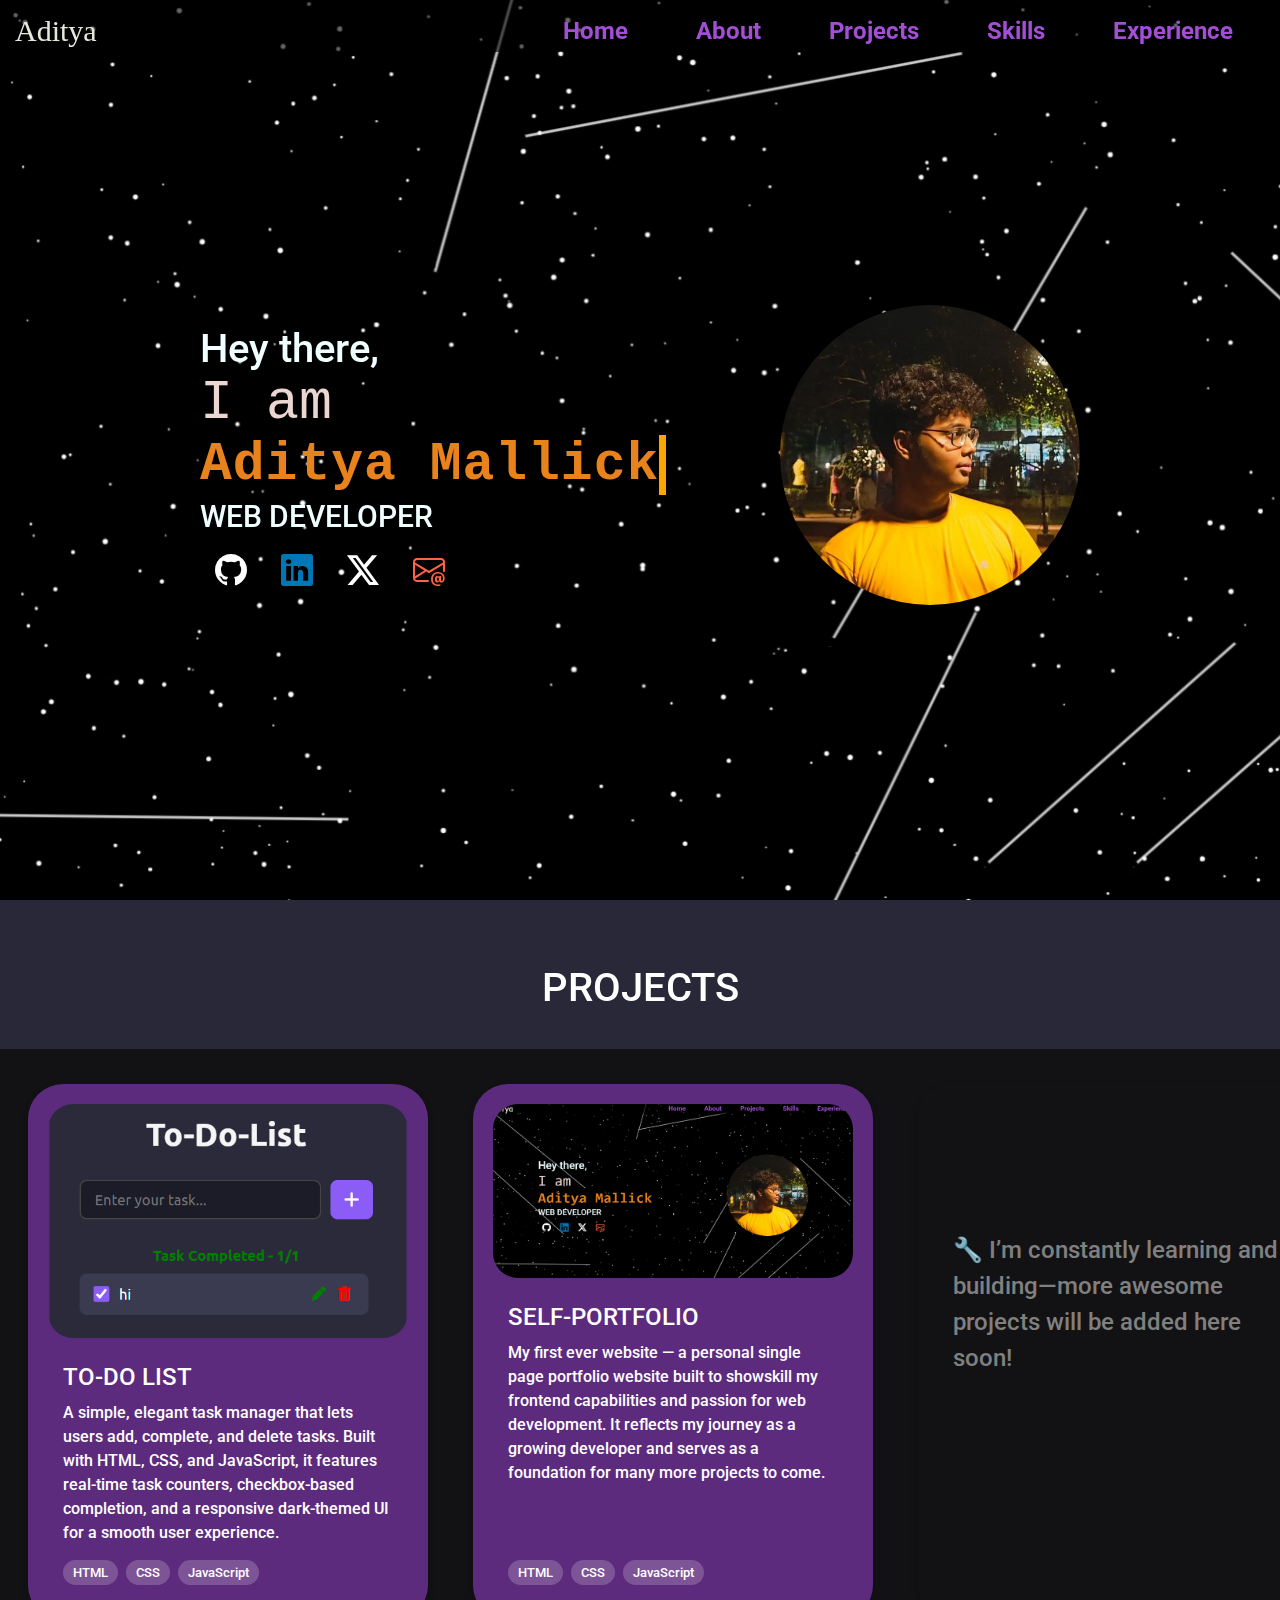
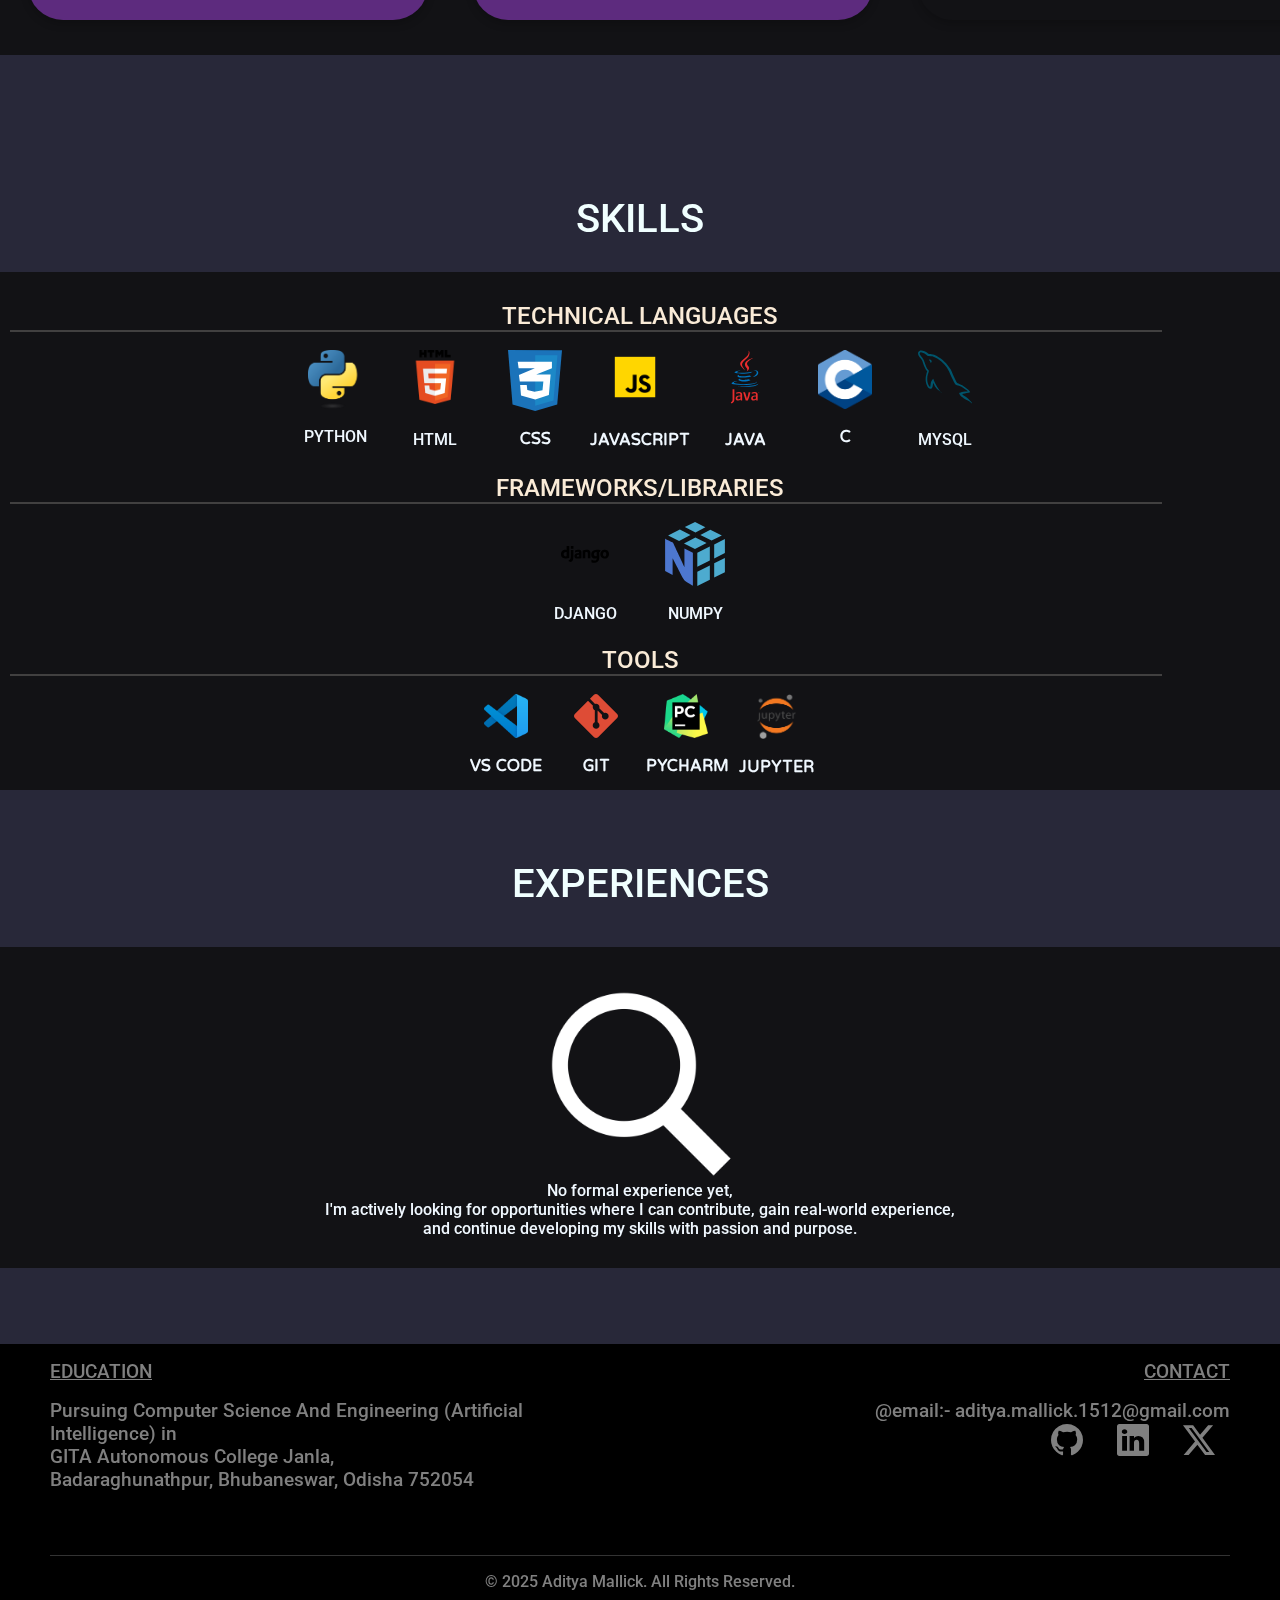
<file: index.html>
<!DOCTYPE html>
<html lang="en">

<head>
    <meta charset="UTF-8">
    <meta name="viewport" content="width=device-width, initial-scale=1.0">
    <title>Aditya Mallick | Portfolio</title>
    <link rel="icon" type="image/png" href="images/favicon.ico">
    <link rel="stylesheet" href="https://cdn.jsdelivr.net/npm/bootstrap-icons@1.13.1/font/bootstrap-icons.min.css">
</head>

<link rel="preconnect" href="https://fonts.googleapis.com">
<link rel="preconnect" href="https://fonts.gstatic.com" crossorigin>
<link href="https://fonts.googleapis.com/css2?family=Huninn&family=Roboto:ital,wght@0,100..900;1,100..900&display=swap"
    rel="stylesheet">
<link rel="stylesheet" href="style2.css">



<body>

    <script src="script.js">
    </script>

    <video autoplay loop muted class="back-video" id="back-video">
        <source src="bg star recording.mp4">
    </video>

    <div class="main-content">
        <nav class="navbar" id="navbar">
            <div class="navdiv">
                <div class="logo">
                    <!-- <span><img src="images\Picsart_25-06-11_20-11-31-371 (1).png" alt="Aditya" style="width:80px"></span> -->
                    <span style="font-family:cursive">Aditya</span>
                </div>
                <button class="hamburger" id="hamburger">&#9776;</button>
                <ul class="links" id="nav-links">
                    <li><a href="#one"><button>Home</button></a></li>
                    <li><a href="#about"><button class="about-btn">About</button></a></li>
                    <li><a href="#projects"><button>Projects</button></a></li>
                    <li><a href="#two"><button>Skills</button></a></li>
                    <li><a href="#four"><button>Experience</button></a></li>
                </ul>
            </div>
        </nav>


        <div id="about" class="about-overlay">
            <a href="#" class="close-btn"></a>
            <div class="about-content">
                <!-- <h2 style="font-size:xx-large; text-decoration:underline;">About</h2> -->
                <p style="font-size: 1.5rem; text-align:center"><br>
                    Hi, I'm Aditya Mallick, 👋 <br>
                    <br>
                    A 2nd-year Computer Science Engineering student💻 and passionate Web developer🌐<br>
                    with a strong interest in Full-Stack Development and AI. <br>
                    <br>
                    🚀 I love building real-world solutions, exploring new technologies, and constantly growing as a
                    developer.
                    <br><br>
                    💼 I'm actively seeking internships and projects to learn, contribute, and make a meaningful impact.
                    <br><br>
                    🙏 Thanks for visiting my profile — let’s connect and create something amazing! 🤝
                </p>

            </div>
        </div>

        <section class="first" id="one">

            <div class="intro">
                <p id="hello">Hey there,</p>
                <span id="self">
                    I am <div class="typewriter" id="name">Aditya Mallick</div>
                </span>
                <p id="prof">WEB DEVELOPER</p>

                <br>
                <div class="icons">
                    <a href="https://github.com/Adittyaaa-codes" target="_blank" style="text-decoration: none;"><i
                            class="bi bi-github" style="color: white"></i></a>
                    <a href="https://www.linkedin.com/in/aditya-mallick-7836692b6/" target="_blank"><i
                            class="bi bi-linkedin" style="color: #0077B5"></i></a>
                    <a href="https://x.com/Adittyaaa_Mk" target="_blank"><i class="bi bi-twitter-x"
                            style="color: white"></i></a>
                    <a href="mailto:aditya.mallick.1512@gmail.com" target="_blank" style="text-decoration: none;"><i
                            class="bi bi-envelope-at" style="color: tomato"></i></a>
                </div>

            </div>
            <div class="profile-pic-wrapper">
                <a href="images/SelfProfilePic.jpg" target="blank">
                    <img src="images/SelfProfilePic.jpg" alt="profilepic" class="pp">
                </a>
            </div>
            <!-- <a href="AdityaDP.jpg" target="blank"><img src="AdityaDP.jpg" alt="profilepic" class="pp"></a> -->

        </section>


        <section id="projects" style="margin-bottom:50px;">
            <div class="project">
                <h2>PROJECTS</h2>
            </div>

            <div class="prdisplay">

                <div class="spacer-card"></div>
                <div class="projectcard" id="to-do-list">
                    <div class="card-image-container">
                        <img src="../pro_images/Screenshot 2025-07-03 223750.png" alt="project image"
                            class="card-image" style="height:230px;">
                        <div class="card-overlay">
                            <a href="https://to-do-list-gamma-seven-88.vercel.app/" target="blank"><button
                                    class="view-demo-btn">Visit
                                    ↗️</button></a>
                            <a href="https://github.com/Adittyaaa-codes/To-Do-List" target="blank"><button
                                    class="view-code-btn">View Code</button></a>
                        </div>
                    </div>
                    <div class="card-content">
                        <h3>TO-DO LIST</h3>
                        <p class="card-text">A simple, elegant task manager that lets users add, complete, and delete
                            tasks.
                            Built with HTML, CSS, and JavaScript, it features real-time task counters, checkbox-based
                            completion, and a responsive dark-themed UI for a smooth user experience.</p>
                        <div class="tech-tags">
                            <span class="tech-tag">HTML</span>
                            <span class="tech-tag">CSS</span>
                            <span class="tech-tag">JavaScript</span>
                        </div>
                    </div>
                </div>

                <div class="projectcard">
                    <div class="card-image-container">
                        <img src="../pro_images/Screenshot 2025-07-03 224239.png" alt="project image"
                            class="card-image">
                        <div class="card-overlay">
                            <a href=""><button class="view-demo-btn">Visit ↗️</button></a>
                            <a href="https://github.com/Adittyaaa-codes/Self-Portfolio" target="blank"><button
                                    class="view-code-btn">View Code</button></a>
                        </div>
                    </div>
                    <div class="card-content">
                        <h3>SELF-PORTFOLIO</h3>
                        <p class="card-text">My first ever website — a personal single page portfolio website built to
                            showskill my frontend capabilities
                            and passion for web development. It reflects my journey as a growing developer and serves as
                            a
                            foundation for many
                            more projects to come.</p>
                        <div class="tech-tags">
                            <span class="tech-tag">HTML</span>
                            <span class="tech-tag">CSS</span>
                            <span class="tech-tag">JavaScript</span>
                        </div>
                    </div>
                </div>

                <div class="projectcard" style="background-color:transparent; padding-top:11%">

                    <div class="card-image-container">
                    </div>

                    <div class="card-content">
                        <p class="card-text" style="font-size: x-large; color:grey">🔧 I’m constantly learning and
                            building—more awesome projects will be added here soon!</p>
                    </div>
                </div>



            </div>


        </section>

        <br>
        <br>

        <section id="two">
            <div class="skills">
                <H2>SKILLS</H2>
            </div>

            <div class="skdisplay">
                <div class="skills">
                </div>


                <h2 style="text-align:center ; color:antiquewhite;">TECHNICAL LANGUAGES</h2>
                <hr style="width: 90vw; ">
                <div class="skillIcons" style="display: flex; justify-content:center">
                    <div class="skillInside">
                        <img src="../images/Python-logo-notext.svg.png" alt="Python" style="width:60px;">
                        <span class="skillName"></span>PYTHON</span>
                    </div>
                    <div class="skillInside">
                        <img src="../images/HTML5_logo_and_wordmark.svg.png" alt="HTML" style="width:60px;">
                        <span class="skillName" style="margin-top: 8px;"></span>HTML</span>
                    </div>
                    <div class="skillInside">
                        <img src="../images/css-3.svg" alt="CSS" style="width:60px;">
                        <span class="skillName">CSS</span>
                    </div>
                    <div class="skillInside">
                        <img src="../images/javascript (1).png" alt="MySQL" style="width:60px;">
                        <span class="skillName" style="margin-top: 8px;">JAVASCRIPT</span>
                    </div>
                    <div class="skillInside">
                        <img src="../images/java.svg" alt="Java" style="width:60px;">
                        <span class="skillName" style="margin-top: 8px;">JAVA</span>
                    </div>
                    <div class="skillInside">
                        <img src="../images/C_Programming_Language.svg.png" alt="C" style="width:60px;">
                        <span class="skillName">C</span>
                    </div>
                    <div class="skillInside">
                        <img src="../images/mysql.svg" alt="SQL" style="width:60px;">
                        <span class="skillName" style="margin-top: 8px; "></span>MYSQL</span>
                    </div>


                </div>

                <br>
                <br>

                <h2 style="text-align:center; color:antiquewhite;">FRAMEWORKS/LIBRARIES</h2>
                <hr style="width: 90vw;">
                <div class="skillIcons" style="display: flex; justify-content:center">
                    <div class="skillInside">
                        <img src="../images/django.svg" alt="Python" style="width:70px;">
                        <span class="skillName"></span>DJANGO</span>
                    </div>
                    <div class="skillInside">
                        <img src="../images/numpy-svgrepo-com.svg" alt="NumPy" style="width:70px;">
                        <span class="skillName"></span>NUMPY</span>
                    </div>

                </div>

                <br>
                <br>

                <h2 style="text-align:center; color:antiquewhite;">TOOLS</h2>
                <hr style="width: 90vw;">
                <div class="skillIcons otherlogos" style="display: flex; justify-content:center">
                    <div class="skillInside">
                        <img src="../images/code-stable.png" alt="VsCode" style="background-color: transparent; width:50px;">
                        <span class="skillName">VS CODE</span>
                    </div>
                    <div class="skillInside">
                        <img src="../images/git-icon-logo.svg" alt="GitHub" style="background-color: transparent; width:50px;">
                        <span class="skillName">GIT</span>
                    </div>
                    <div class="skillInside">
                        <img src="../images/PyCharm_Icon.svg.png" alt="PyCharm" style="background-color: transparent; width:50px;">
                        <span class="skillName">PYCHARM</span>
                    </div>
                    <div class="skillInside">
                        <img src="../images/jupylogo.png" alt="Jupyter" style="background-color: transparent; width:45px;">
                        <span class="skillName">JUPYTER</span>
                    </div>

                </div>
            </div>
        </section>





        <section id="four">
            <div class="ex">
                <H2>EXPERIENCES</H2>
            </div>

            <div class="exdisplay">
                <div class="ex-content">
                    <img src="../pro_images/search--v4.png" alt="Logo" style="width:200px; color:grey">
                    <p class="ex-text">
                        No formal experience yet,<br>
                        I'm actively looking for opportunities
                        where I can contribute, gain real-world experience,<br>
                        and continue developing my skills with passion and purpose.
                    </p>
                    <!-- <button>
                    <a href="">Download CV</a>
                </button> -->
                </div>
            </div>
        </section>
    </div>
</body>

<br>
<br>
<br>
<br>

<footer>
    <div class="footer" style="color: grey;">
        <div class="parent">

            <div class="fdiv1">
                <h4 style="text-decoration: underline;">EDUCATION</h4>
                <p style="font-size: 1.2em;">
                    Pursuing Computer Science And Engineering (Artificial Intelligence) in
                    <br />
                    <a href="https://www.gita.edu.in/" target="_blank" style="text-decoration:none; color:grey;">
                        GITA Autonomous College Janla,<br />
                        Badaraghunathpur, Bhubaneswar, Odisha 752054
                    </a>
                </p>
            </div>

            <div class="div2">
                <h4 style="text-decoration: underline;">CONTACT</h4>
                <p style="font-size: 1.2em;">
                    <a href="mailto:aditya.mallick.1512@gmail.com" style="text-decoration:none; color:grey;">
                        @email:- aditya.mallick.1512@gmail.com
                    </a>
                <div class="icons">
                    <a href="https://github.com/Adittyaaa-codes" target="_blank" style="text-decoration: none;"><i
                            class="bi bi-github" style="color: grey"></i></a>

                    <a href="https://www.linkedin.com/in/aditya-mallick-7836692b6/" target="_blank"><i
                            class="bi bi-linkedin" style="color: grey"></i></a>

                    <a href="https://x.com/Adittyaaa_Mk" target="_blank"><i class="bi bi-twitter-x"
                            style="color: grey"></i></a>

                </div>
                <br />
                <!-- Phone Number:- 9937919954 -->
                </p>
            </div>

            <div class="div3" style="text-align:center;">
                <p style="margin: 0; font-size: 1em; color: grey;">
                    &copy; 2025 Aditya Mallick. All Rights Reserved.
                </p>
            </div>

        </div>
    </div>
</footer>



</html>
</file>
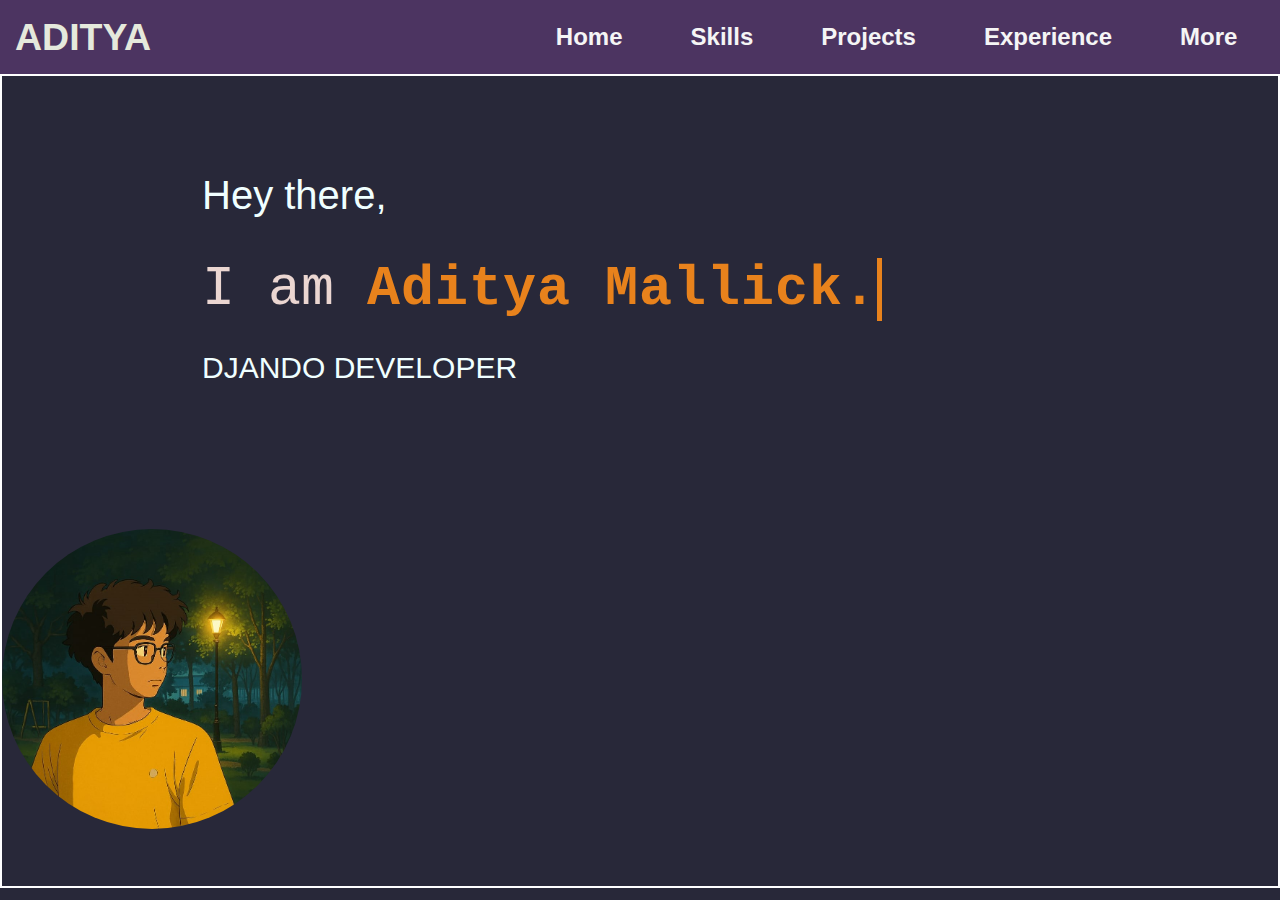
<file: basics/index.html>
<!DOCTYPE html>
<html lang="en">

<head>
    <meta charset="UTF-8">
    <meta name="viewport" content="width=device-width, initial-scale=1.0">
    <title>Aditya Mallick | Portfolio</title>
</head>
<link rel="stylesheet" href="style.css">
<body>

   <nav class="navbar">
        <div class="navdiv">
            <div class="logo"><h2>ADITYA</h2></div>
                <ul class="links">
                    <li><button><a href="#">Home</a></button></li>
                    <li><button><a href="#">Skills</a></button></li>
                    <li><button><a href="#">Projects</a></button></li>
                    <li><button><a href="#">Experience</a></button></li>
                    <li><button><a href="#">More</a></button></li>
                </ul>
        </div>
   </nav>

   <section class="first">
        
   <div class="intro">
        <p id="hello">Hey there,</p>
        <span id="self">
        I am <span id="name">Aditya Mallick.</span> 
        </span>
        <p id="prof">DJANDO DEVELOPER</p>
   </div>
    <img src="My Ghibli PP.jpg" alt="profilepic" class="pp">
    
   </section>

        

       
</body>
</html>
</file>
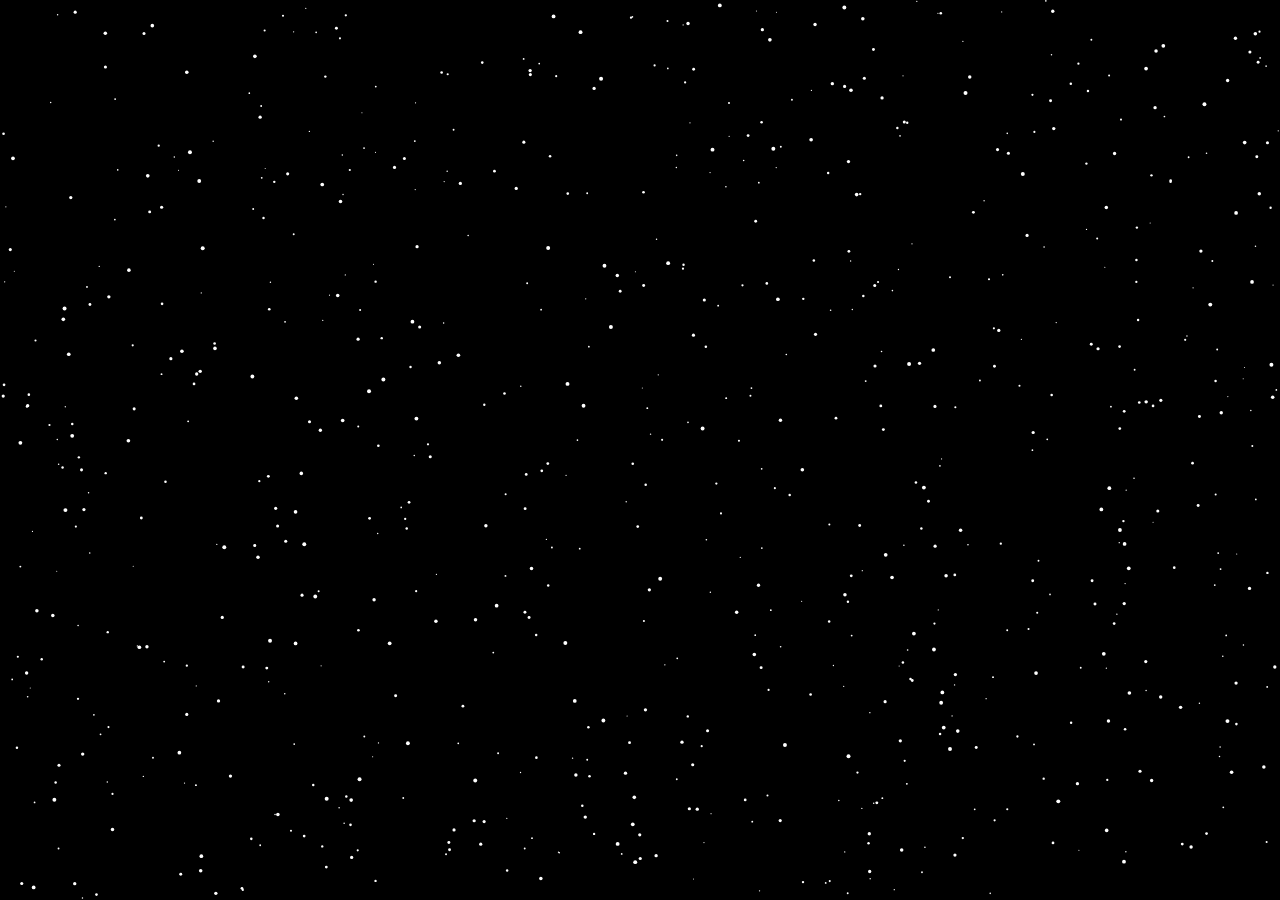
<file: starry.html>
<!DOCTYPE html>
<html lang="en">
<head>
  <meta charset="UTF-8" />
  <title>Starry Sky Background</title>
  <style>
    html, body {
      margin: 0; padding: 0; overflow: hidden; height: 100%;
      background: #000; /* fallback black */
      color:white;
    }
    canvas {
      position: fixed;
      top: 0; left: 0;
      width: 100%; height: 100%;
      display: block;
    }
    #stars {
      z-index: 0;
    }
    #shooting-stars {
      z-index: 1;
    }
  </style>
</head>
<body>
  <canvas id="stars"></canvas>
  <canvas id="shooting-stars"></canvas>
  <script>
    // Get canvases and 2D contexts (background is opaque for performance)
    const starsCanvas = document.getElementById('stars');
    const shootingCanvas = document.getElementById('shooting-stars');
    const starsCtx = starsCanvas.getContext('2d', {alpha:false});
    const shootingCtx = shootingCanvas.getContext('2d');
    let staticStars = [], shootingStars = [];

    // Resize canvases to full window size (accounting for devicePixelRatio)
    function resizeCanvas() {
      const width = window.innerWidth, height = window.innerHeight;
      const dpr = window.devicePixelRatio || 1;
      // Background canvas
      starsCanvas.width = width * dpr;
      starsCanvas.height = height * dpr;
      starsCanvas.style.width = width + 'px';
      starsCanvas.style.height = height + 'px';
      starsCtx.scale(dpr, dpr);
      // Animation canvas
      shootingCanvas.width = width * dpr;
      shootingCanvas.height = height * dpr;
      shootingCanvas.style.width = width + 'px';
      shootingCanvas.style.height = height + 'px';
      shootingCtx.scale(dpr, dpr);
      drawStaticStars(width, height);
    }

    // Draw static star field once
    function drawStaticStars(width, height) {
      starsCtx.fillStyle = '#000';
      starsCtx.fillRect(0, 0, width, height);
      staticStars = [];
      const num = Math.floor(width * height / 1500); 
      for (let i = 0; i < num; i++) {
        staticStars.push({
          x: Math.random() * width,
          y: Math.random() * height,
          r: Math.random() * 1.5 + 0.5
        });
      }
      starsCtx.fillStyle = '#fff';
      staticStars.forEach(s => {
        starsCtx.beginPath();
        starsCtx.arc(s.x, s.y, s.r, 0, 2 * Math.PI);
        starsCtx.fill();
      });
    }

    // Create one shooting star with random edge, angle, speed, length
    function spawnShootingStar() {
      const width = window.innerWidth, height = window.innerHeight;
      const side = Math.floor(Math.random() * 4);
      let x, y, angle;
      if (side === 0) { // top
        x = Math.random() * width; y = 0;
        angle = Math.random() * 120 + 30;
      } else if (side === 1) { // right
        x = width; y = Math.random() * height;
        angle = Math.random() * 120 + 150;
      } else if (side === 2) { // bottom
        x = Math.random() * width; y = height;
        angle = Math.random() * 120 + 210;
      } else { // left
        x = 0; y = Math.random() * height;
        angle = Math.random() * 60 - 30;
        if (angle < 0) angle += 360;
      }
      const speed = Math.random() * 3 + 2; // px per frame
      const rad = angle * Math.PI / 180;
      shootingStars.push({ 
        x: x, y: y,
        vx: Math.cos(rad) * speed,
        vy: Math.sin(rad) * speed,
        length: Math.random() * 80 + 100
      });
    }

    // Update and draw shooting stars each frame
    function updateShootingStars() {
      shootingCtx.clearRect(0, 0, window.innerWidth, window.innerHeight);
      shootingCtx.strokeStyle = 'rgba(255,255,255,0.8)';
      shootingCtx.lineWidth = 2;
      for (let i = shootingStars.length - 1; i >= 0; i--) {
        const star = shootingStars[i];
        star.x += star.vx;
        star.y += star.vy;
        // Draw line for star
        shootingCtx.beginPath();
        shootingCtx.moveTo(star.x, star.y);
        shootingCtx.lineTo(
          star.x - star.vx * star.length, 
          star.y - star.vy * star.length
        );
        shootingCtx.stroke();
        // Remove if off-screen
        if (star.x < 0 || star.x > window.innerWidth ||
            star.y < 0 || star.y > window.innerHeight) {
          shootingStars.splice(i, 1);
        }
      }
    }

    // Animation loop: spawn new stars and update existing
    function animate() {
      if (Math.random() < 0.02) spawnShootingStar();
      updateShootingStars();
      requestAnimationFrame(animate);
    }

    // Initialize
    window.addEventListener('resize', resizeCanvas);
    resizeCanvas();
    animate();
  </script>

</body>
</html>
</file>
<file: style2.css>
* {
    margin: 0;
    padding: 0;
    box-sizing: border-box;
    max-width: 100%;
    font-family: "Roboto", sans-serif;
    font-optical-sizing: auto;
    font-weight: 500;
    font-style: normal;
    font-variation-settings: "width" 100;
}


hr{
    border: none;
    height: 2px;
    background-color: #414040;
    color: #272525;

}

html::-webkit-scrollbar {
    display: none;
}

html {
    -ms-overflow-style: none;
    scrollbar-width: none;
}

html{
    scroll-behavior: smooth;
    background-color: rgb(40, 40, 57);
    /* background-color: #000; */
    color: rgb(0, 0, 0);
    margin: 0;
    padding: 0;
    width: 100%;
    overflow-x: hidden;
    transition: filter 0.4s ease;
    min-height: 100vh;
}

.main-content{
    padding:0;
    margin:0;
}

.back-video{
    position: fixed;
    right:0;
    bottom:0;
    top:0;
    left:0;
    object-fit: cover;
    width: 100%;
    height: 100%;
    pointer-events: none;
    z-index: -1;
    padding: none;
}

.no-scroll {
  overflow: hidden;
  position: fixed;
  width: 100%;
  height: 100%;
}

body.no-scroll {
    overflow: hidden;
    position: fixed;
    width: 100%;
    height: 100%;
    top: 0;
    left: 0;
}

.bi::before,
[class*=" bi-"]::before,
[class^=bi-]::before {
    display: inline;
    flex-direction: row;
    font-family: bootstrap-icons !important;
    font-style: normal;
    font-weight: 400 !important;
    font-variant: normal;
    text-transform: none;
    line-height: 1;
    -webkit-font-smoothing: antialiased;
    -moz-osx-font-smoothing: grayscale;
    overflow: hidden;
}

.icons {
    text-decoration: none;
}

.navbar {
    /* background-color: rgb(76, 52, 97); */
    background-color: rgba(0, 0, 0, 0.6);
    padding-left: 15px;
    padding-right: 15px;
    padding-top: 10px;
    overflow: hidden;
    flex-wrap: wrap;
    width: 100%;
    box-sizing: border-box;
}

.navdiv {
    display: flex;
    align-items: center;
    justify-content: space-between;
}

.hamburger {
    display: none;
    font-size: 2rem;
    background: none;
    border: none;
    color: white;
}


.links li {
    list-style-type: none;
    display: inline-block;
}

.links button {
    font-size: 25px;
    font-weight: bold;
    background-color: transparent;
    border: none;
    font-size: x-large;
    padding: 7px;
    border-radius: 7px;
    color: 	#a24ed6;

    &:hover {
        cursor: pointer;
        color: #591e7d;
    }

    &:active {
        color: #333;
    }
}

li a {
    color: rgb(245, 245, 245);
    padding: 5px;
    padding-left: 25px;
    padding-right: 25px;
    text-decoration: none;
}

.logo {
    font-size: 30px;
    font-family: 'Franklin Gothic Medium', 'Arial Narrow', Arial, sans-serif;
    color: rgb(229, 233, 220);
    transition: transform 0.2s;
    padding: 0%;
    line-height: 10px;
}

.logo:hover {
    transform: scale(1.1);
}

.typewriter {
  color: #fff;
  /* border: solid 2px white; */
  font-family: monospace;
  overflow: hidden; /* Ensures the content is not revealed until the animation */
  border-right: .15em solid orange; /* The typwriter cursor */
  white-space: nowrap; /* Keeps the content on a single line */
  margin: 0; /* Gives that scrolling effect as the typing happens */
  letter-spacing: .15em; /* Adjust as needed */
  animation: 
    typing 3.5s steps(30, end),
    blink-caret .5s step-end infinite;
}

/* The typing effect */
@keyframes typing {
  from { width: 0 }
  to { width: 100% }
}

/* The typewriter cursor effect */
@keyframes blink-caret {
  from, to { border-color: transparent }
  50% { border-color: orange }
}

.first {
    height: 90vh;
    /* border: 2px solid white; */
    /* padding-left: 15vw; */
    padding-right: 200px;
    display: flex;
    align-items: center;
    justify-content: center;
    justify-content: space-between;
    flex-wrap: wrap;
    /* position: relative; */
}

.pp {
    width: 300px;
    height: 300px;
    border-radius: 50%;
    object-fit: cover;
    /* left: 200px;
    top: 200px; */
    align-items: end;
    transition: transform 0.2s;

    &:hover {
        transform: scale(1.1);
        box-shadow: 50%;
    }
}

.intro {
    display: inline-block;
    color: azure;
    font-family: 'Gill Sans', 'Gill Sans MT', Calibri, 'Trebuchet MS', sans-serif;
    text-indent: 200px;
}

#hello {
    font-size: 40px;

}

#self {
    font-size: 55px;
    font-family: monospace;
    display: inline-block;
    color: rgb(235, 214, 209);
}

#name {
    font-size: 53px;
    letter-spacing: 1px;
    font-family: monospace;
    color: rgb(232, 130, 28);
    font-weight: bold;
    width: 100%;
    white-space: nowrap;
    overflow: hidden;
}


#prof {
    font-size: 30px;
}

.second {
    height: 100vh;
}

.content a {
    font-size: 2em;
    padding: 5px;
}


.content {
    display: none;
    background-color: rgb(30, 22, 36);
    border-radius: 10px;
    position: absolute;
    top: 70px;
    right: 40px;
    max-width: 10vw;
    min-height: 10vw;
}

.content a:hover {
    background-color: rgb(54, 35, 60);
    border: 2px solid white;
    color: azure;
}

.container:hover .content {
    display: block;
}

.container:active .content {
    display: block;
}

.skills {
    width: 100%;
    padding:10px;
    box-sizing: border-box;
}

.skills h2 {
    margin: 0;
    margin-top: 10px;
    text-align: center;
    /* text-decoration: underline; */
    color: azure;
    font-size: 2.5rem;
}


.skillName {
    font-family: "Huninn", sans-serif;
    font-weight: 800;
    font-style: normal;
}


.project {
    width: 100%;
    padding: 20px;
    box-sizing: border-box;
}

.project h2 {
    margin: 0;
    margin-top: 50px;
    text-align: center;
    color: azure;
    font-size: 2.5rem;
}


.ex {
    width: 100%;
    padding: 20px;
    box-sizing: border-box;
}

.ex-content {
    text-align: center;
    color: aliceblue;
}

.ex h2 {
    margin: 50px 0 20px 0;
    text-align: center;
    color: azure;
    font-size: 2.5rem;
}

.skdisplay {
    height: auto;
    margin-top: 20px;
    padding: 10px 10px 10px 10px;
    /* border: 2px solid white; */
    box-sizing: border-box;
    /* border-radius: 25px; */
    background-color: rgb(18, 18, 21);
}

.skdisplay h5 {
    text-align: center;
    gap: 0.5rem;
    font-size: 1.2rem;
    padding: 20px;
    color: rgb(252, 223, 223);
}

.skillInside {
    display: flex;
    flex-direction: column;
    color: aliceblue;
}



.skillInside h6 {
    margin: 0%;
    padding: 0%;
}

.dot {
    display: inline-block;
    width: 10px;
    height: 10px;
    border-radius: 50%;
}

.yellow,
.green {
    display: inline-block;
    width: 10px;
    height: 10px;
    border-radius: 50%;
    margin-right: 5px;
}

.yellow {
    background-color: #FFD700;
    /* gold/yellow */
}

.green {
    background-color: #32CD32;
    /* lime green */
}


#projects {
    padding: 2rem 0;
    position: relative;
}

.project h2 {
    text-align: center;
    font-size: 2.5rem;
    margin-bottom: 1.1rem;
    color: #fff;
    position: relative;
    display: inline-block;
    left: 50%;
    transform: translateX(-50%);
}


.prdisplay {
    position: relative;
    height: auto;
    /* margin: 1px 0; */
    /* border-radius: 25px; */
    background-color: rgb(18, 18, 21);
    display: flex;
    flex-direction: row;
    gap: 25px;
    padding: 25px 25px 25px 40px;
    /* top, right, bottom, left */
    overflow-x: scroll;
    overflow-y: hidden;
    scroll-snap-type: x mandatory;
    scroll-padding-left: 28px;
    scrollbar-width: none;
    -ms-overflow-style: none;
}


.prdisplay::-webkit-scrollbar {
    display: none;
}

.projectcard {
    flex: 0 0 auto;
    width: 400px;
    min-height: 400px;
    margin: 10px;
    overflow-x: hidden;
    display: flex;
    flex-direction: column;
    background-color: #7d36aab4;
    border-radius: 35px;
    padding: 20px;
    box-shadow: 0 4px 8px rgba(0, 0, 0, 0.2);
    scroll-snap-align: start;
    transition: transform 0.3s ease, box-shadow 0.3s ease;
    position: relative;
    cursor: pointer;
}

.spacer-card {
    flex: 0 0 25px;
    /* width of the desired gap */
    height: 1px;
    /* minimal height */
    background: transparent;
    pointer-events: none;
    scroll-snap-align: none;
    /* prevent snap from stopping on spacer */
}

.projectcard:hover {
    transform: translateY(-5px) scale(1.02);
    box-shadow: 0 10px 20px rgba(0, 0, 0, 0.3);
}

.dots-container {
  display: flex;
  justify-content: center;
  gap: 10px;
  margin-top: 20px;
  width: 100%;
  position: absolute;
  bottom: 15px;
  left: 0;
}

.dot {
  width: 10px;
  height: 10px;
  border-radius: 50%;
  background-color: rgba(255, 255, 255, 0.3);
  transition: background-color 0.3s ease;
  cursor: pointer;
}

.dot.active {
  background-color: #767de3;
}


.card-image-container {
    position: relative;
    width: 100%;
    border-radius: 25px;
    overflow: hidden;
    object-fit: contain;
}

.card-image {
    width: 100%;
    height: 200px;
    object-fit: contain;
    transform: scale(1.05); 
    transition: transform 0.5s ease;
    /* border: solid 3px #767de3b4; */
}

.card-overlay {
    position: absolute;
    top: 0;
    left: 0;
    right: 0;
    bottom: 0;
    background: rgba(0, 0, 0, 0.7);
    display: flex;
    flex-direction: column;
    justify-content: center;
    align-items: center;
    gap: 15px;
    opacity: 0;
    transition: opacity 0.3s ease;
}

.projectcard:hover .card-overlay {
    opacity: 1;
}

.view-demo-btn,
.view-code-btn {
    padding: 10px 20px;
    border: none;
    border-radius: 25px;
    font-weight: bold;
    cursor: pointer;
    transition: all 0.3s ease;
}

.view-demo-btn {
    background: #767de3;
    color: white;
}

.view-code-btn {
    background: white;
    color: #767de3;
}

.view-demo-btn:hover,
.view-code-btn:hover {
    transform: scale(1.05);
}

.card-content {
    padding: 15px;
    flex-grow: 1;
    display: flex;
    flex-direction: column;
}

.card-content h3 {
    color: white;
    margin: 10px 0;
    font-size: 1.5rem;
}

.card-text {
    color: white;
    font-size: 1rem;
    line-height: 1.5;
    margin-bottom: 15px;
    flex-grow: 1;
}

.tech-tags {
    display: flex;
    flex-wrap: wrap;
    gap: 8px;
    margin-top: auto;
}

.tech-tag {
    background: rgba(255, 255, 255, 0.2);
    color: white;
    padding: 5px 10px;
    border-radius: 20px;
    font-size: 0.8rem;
}

.project-nav {
    display: flex;
    justify-content: center;
    align-items: center;
    gap: 20px;
    margin-top: 20px;
}

.nav-btn {
    background: #767de3;
    color: white;
    border: none;
    width: 40px;
    height: 40px;
    border-radius: 50%;
    font-size: 1.2rem;
    cursor: pointer;
    transition: all 0.3s ease;
    display: flex;
    justify-content: center;
    align-items: center;
}

.nav-btn:hover {
    background: #a2a6e2;
    transform: scale(1.1);
}

.project-dots {
    display: flex;
    gap: 10px;
}

.dot {
    width: 12px;
    height: 12px;
    border-radius: 50%;
    background: rgba(255, 255, 255, 0.3);
    cursor: pointer;
    transition: all 0.3s ease;
}

.dot.active {
    background: #767de3;
    transform: scale(1.2);
}

.exdisplay {
    height: auto;
    /* margin: 10px; */
    /* border: 2px solid white; */
    /* border-radius: 25px; */
    background-color: rgb(18, 18, 21);
    padding-top: 30px;
    padding-bottom: 30px;
    display: flex;
    justify-content: center;
    align-items: center;
    flex: 0 0 auto;
}

.exdisplay a {
    text-decoration: none;
    color: azure;
}

.exdisplay button {
    font-size: 1.5em;
    width: 200px;
    padding: 10px;
    border-radius: 15px;
    background-color: rgb(145, 71, 214);
    border: none;

    &:hover {
        background-color: rgb(96, 46, 143);
    }
}

.bi {
    font-size: xx-large;
    color: black;
    padding-left: 15px;
    padding-right: 15px;
}

body:has(.about-overlay:target) {
    overflow: hidden;
    height: 100vh;
    position: fixed;
    width: 100%;
}


.about-btn {
    cursor: pointer;
    position: relative;
    z-index: 10;
}

.about-btn:hover~#page-content {
    filter: blur(5px);
}

.about-overlay {
    position: fixed;
    top: 0;
    left: 0;
    width: 100%;
    height: 100%;
    background: rgba(0, 0, 0, 0.7);
    backdrop-filter: blur(3px);
    display: flex;
    align-items: center;
    justify-content: center;
    opacity: 0;
    visibility: hidden;
    transition: all 0.4s ease;
    z-index: 5;
}

.about-content {
    color: aliceblue;
    background: transparent;
    padding: 2rem;
    border-radius: 10px;
    min-width: 600px;
    border: none;
    width: 90%;
    /* box-shadow: 0 5px 15px rgba(0, 0, 0, 0.3); */
    transform: scale(0.9);
    transition: transform 0.3s ease;
}

.about-overlay:target {
    opacity: 1;
    visibility: visible;
}

.about-overlay:target .about-content {
    transform: scale(1);
}

.close-btn {
    position: absolute;
    z-index: 1002;
    top: 20px;
    right: 30px;
    font-size: 1.5rem;
    color: white;
    text-decoration: none;
    background: rgba(255, 255, 255, 0.2);
    width: 40px;
    height: 40px;
    display: flex;
    align-items: center;
    justify-content: center;
    border-radius: 50%;
}

.close-btn::before {
    content: "×";
    font-size: 24px;
}

.skillIcons img {
    width: clamp(40px, 10vw, 80px);
    height: auto;
    display: flex;
    padding: 3px;
    border-radius: none;
    margin: 15px;
    background-color: transparent;
    /* background-color: transparent; */
    transition: transform 0.2s;

    &:hover {
        transform: scale(1.1);
        box-shadow: 50%;
    }
}

.skillIcons {
    max-width: 90vw;
    display: flex;
    flex-wrap: wrap;
    justify-content: center;
    gap: 10px;
    margin: auto;
    padding: 0 20px;
    /* border: solid 2px white; */
    height: 6.5em;
    text-align: center;
}

/* Footer Styles */
footer {
    width: 100%;
    background-color: #000;
    color: grey;
    padding: 1rem 0;
    font-family: 'Arial', sans-serif;
}

.footer {
    max-width: 1200px;
    margin: 0 auto;
    padding: 0 10px;
}

.parent {
    display: flex;
    flex-wrap: wrap;
    justify-content: space-between;
    gap: 2rem;
}

.fdiv1,
.div2 {
    flex: 1;
    min-width: 300px;
}

.fdiv1 {
    text-align: left;
}

.div2 {
    text-align: right;
}

.div3 {
    width: 100%;
    text-align: center;
    margin-top: 2rem;
    padding-top: 1rem;
    border-top: 1px solid #333;
}

h4 {
    color: grey;
    margin-bottom: 1rem;
    font-size: 1.2rem;
}

a {
    transition: color 0.3s ease;
}

a:hover {
    color: #fff;
}

/* Responsive adjustments */
@media (max-width: 768px) {

    .fdiv1,
    .div2 {
        flex: 100%;
        text-align: center;
    }

    .div2 {
        margin-top: 1.5rem;
    }

    .div3 {
        margin-top: 1.5rem;
        padding-top: 1rem;
    }
}

@media (max-width: 480px) {
    .footer {
        padding: 0 15px;
    }

    h4 {
        font-size: 1.1rem;
    }

    p {
        font-size: 1rem !important;
    }
}

.skillIcons img,
.projectcard img,
.card-logo {
    max-width: 100%;
    height: auto;
}

/* Media Queries for Responsive Design */
@media screen and (max-width: 1220px) {
    .first {
        flex-direction: column;
        padding-right: 0;
        height: auto;
        padding-top: 50px;
        padding-bottom: 50px;
    }

    .intro {
        text-indent: 0;
        text-align: center;
        margin-bottom: 30px;
    }

    .profile-pic-wrapper {
        order: -1;
        /* Moves the profile pic above the intro */
        margin-bottom: 30px;
    }

    .projectcard {
        overflow: auto;

    }

    ::-webkit-scrollbar {
        width: 8px;
        /* Decreases vertical scrollbar width */
        height: 8px;
        /* Decreases horizontal scrollbar height */
    }

    ::-webkit-scrollbar-track {
        background: rgb(40, 40, 57);
        /* Matches your body background */
    }

    ::-webkit-scrollbar-thumb {
        background: rgb(76, 52, 97);
        /* Matches your navbar color */
        border-radius: 4px;
    }

    ::-webkit-scrollbar-thumb:hover {
        background: rgb(108, 0, 176);
        /* Hover color matches your button hover */
    }
}

@media screen and (max-width: 940px) {

    .hamburger {
        display: block;
        cursor: pointer;
        z-index: 1001;
        position: relative;
    }

    .close-btn {
        position: absolute;
        z-index: 1002;
        left: 30px;
        font-size: 1.5rem;
        color: white;
        text-decoration: none;
        background: rgba(255, 255, 255, 0.2);
        width: 30px;
        height: 30px;
        display: flex;
        align-items: center;
        justify-content: center;
        border-radius: 50%;
    }

    .close-btn::before {
        content: "<";
        font-size: 50px;
    }

    .about-content {
        color: aliceblue;
        background: transparent;
        padding: 1rem;
        border-radius: 10px;
        min-width: 600px;
        border: none;
        width: 95%;
        /* box-shadow: 0 5px 15px rgba(0, 0, 0, 0.3); */
        transform: scale(0.9);
        transition: transform 0.3s ease;
    }

    .links {
        position: absolute;
        padding: 0;
        top: 55px;
        left: -100%;
        /* background: rgba(255, 255, 255, 0.2); */
        background-color: rgba(0, 0, 0, 0.8);
        /* Semi-transparent white */
        /* backdrop-filter: blur(30px); */
        /* Blur effect behind the element */
        /* -webkit-backdrop-filter: blur(10px); */
        /* For Safari */
        width: 100%;
        flex-direction: column;
        align-items: center;
        justify-content: center;
        transition: left 0.3s ease;
        z-index: 100;
        height: 100vh;
        overflow-y: auto;
    }

    .links.active {
        left: 0;
    }

    .links li {
        display: block;
        margin: 10px 10px;
        /* left: -20%; */
    }

    .links button {
        color: white;
        font-size: 1.5rem;
        padding: 10px;
        padding-left: 2px;
        padding-top: 20px;
        padding-right: 80%;
        padding-bottom: 20px;
    }

    .links a {
        color: white;
        padding-left: 5px;
        padding-right: 80%;
    }

    /* Adjust skill icons layout */
    .skillIcons {
        height: auto;
        flex-wrap: wrap;
    }


    /* Project cards layout */
    .prdisplay {
        flex-direction: column;
        height: auto;
        overflow-y: auto;
        padding: 15px;
    }

    .prdisplay {
        height: auto;
        /* margin: 10px; */
        /* padding-left: 10px; */
        /* border-radius: 25px; */
        background-color: rgb(29, 29, 35);
        display: flex;
        flex-direction: row;
        gap: 25px;
        padding: 25px;
        overflow-x: scroll;
        overflow-y: hidden;
        align-items: center;
        scroll-snap-type: x mandatory;
        scrollbar-width: none;
        -ms-overflow-style: none;
    }

    .prdisplay::-webkit-scrollbar {
        display: none;
    }

    .projectcard {
        flex: 0 0 auto;
        width: 400px;
        min-height: 550px;
        max-height: 550px;
        /* margin-left: 10px; */
        overflow: hidden;
        display: flex;
        flex-direction: column;
        background-color: #7d36aab4;
        border-radius: 35px;
        padding: 20px;
        box-shadow: 0 4px 8px rgba(0, 0, 0, 0.2);
        scroll-snap-align: start;
        transition: transform 0.3s ease, box-shadow 0.3s ease;
        position: relative;
        cursor: pointer;
    }

    .projectcard {
        width: 100%;
        margin: 15px 0;
    }

    /* About overlay adjustments */
    .about-content {
        min-width: 90%;
        padding: 10px;
    }

    .about-content p {
        font-size: 100px;
    }

    /* Footer adjustments */
    .footer {
        flex-direction: column;
        height: auto;
    }

    .parent {
        grid-template-columns: 1fr;
        grid-template-rows: auto;
    }

    .fdiv1,
    .div2,
    .div3 {
        margin-bottom: 20px;
    }

    .skdisplay {
        height: auto;
    }

    .skdisplay h2{
        font-size: 18px;;
    }

    .exdisplay {
        height: auto;
    }
}

@media screen and (max-width: 480px) {
    #hello {
        font-size: 35px;
    }

    #self,
    #name {
        font-size: 38px;
        letter-spacing: 0.5px;
    }

    #prof {
        font-size: 24px;
    }

    .pp {
        width: 250px;
        height: 250px;
    }

    .skillIcons img {
        width: 50px;
        margin: 10px;
    }

    .projectcard img {
        width: 100%;
    }

    .about-content {
        color: aliceblue;
        background: transparent;
        border-radius: 10px;
        display: flex;
        align-items: center;
        justify-content: center;
        overflow: hidden;
        height: 90%;
        border: none;
        width: 90%;
        /* box-shadow: 0 5px 15px rgba(0, 0, 0, 0.3); */
        transform: scale(0.9);
        transition: transform 0.3s ease;
    }

    .close-btn {
        position: absolute;
        top: 10px;
        right: 10px;
        font-size: 3rem;
        color: white;
        text-decoration: none;
        background-color: rgba(147, 138, 138, 0.644);
        width: 50px;
        height: 50px;
        display: flex;
        align-items: center;
        justify-content: center;
        border-radius: 50%;
    }
}

@media screen and (max-width: 768px) {
    body {
        position: relative;
    }

    /* Ensure all sections have proper padding */
    .first,
    .skdisplay,
    .prdisplay,
    .exdisplay {
        padding-left: 15px;
        padding-right: 15px;
    }

    /* Fix for project cards */
    .projectcard {
        width: calc(100% - 30px);
        /* Account for padding */
        margin: 15px;
    }

    /* Fix for images in project cards */
    .projectcard img {
        max-width: 100%;
        height: auto;
    }
}
</file>
<file: basics/style.css>
body{
    background-color:rgb(40, 40, 57);
    color: rgb(0, 0, 0);
    margin: 0;
    padding: 0;
    width: 100%;
    overflow-x: hidden; 
}


.navbar{
    background-color: rgb(76, 52, 97);
    padding-left: 15px;
    padding-right: 15px;
    /* position: fixed; */
    overflow: hidden;
    flex-wrap: wrap;
    width: 98vw;
}

.navdiv{
    display: flex;
    align-items: center;
    justify-content: space-between;
}

.links li{
    list-style-type: none;
    display: inline-block;
}
.links button{
    font-size: 25px;
    font-weight: bold;
    background-color: transparent;
    border: none;
    font-size: x-large;
    padding: 7px;
    border-radius: 7px;

    &:hover{
        background-color: rgb(108, 0, 176);
    }

    &:active{
        background-color: rgb(94, 0, 153);
    }
}
li a{
    color: rgb(245, 245, 245);
    padding: 5px;
    padding-left: 25px;
    padding-right: 25px;
    text-decoration: none;
}

.logo {
  font-size: 25px;
  font-family:'Franklin Gothic Medium', 'Arial Narrow', Arial, sans-serif;
  color: rgb(229, 233, 220);
  transition: transform 0.2s;  
  padding: 0%; 
  line-height: 10px;
}

.logo:hover {
  transform: scale(1.1);        
}

.first{
    height: 90vh;
    border: 2px solid white;
    /* padding-left: 15vw; */
    padding-right: 20vw;
    display: flex;
    align-items: center;
    justify-content: center;
    justify-content: space-between;
    flex-wrap: wrap;
    /* position: relative; */
}

.pp{
    width: 300px;         
    height: 300px; 
    border-radius: 50%;
    object-fit: cover;     
    left: 70vw;          
    top: 30vh;
    align-items: end;
    transition: transform 0.2s;

    &:hover{
        transform: scale(1.1);
        box-shadow: 50%;
    }
}

.intro{
    display: inline-block;
    color:azure;
    font-family:'Gill Sans', 'Gill Sans MT', Calibri, 'Trebuchet MS', sans-serif;
    text-indent: 200px;
}

#hello{
    font-size: 40px;

}

#self{
    font-size: 55px;
    font-family: monospace;
    display: inline-block;
    color: rgb(235, 214, 209);
}

#name{
    font-size: 55px;
    letter-spacing: 1px;
    font-family: monospace;
    color: rgb(232, 130, 28);
    font-weight: bold;
    border-right: 5px solid;
    width: 100%;
    white-space: nowrap;
    overflow: hidden;
    animation: 
        typing 2s,
        cursor .4s step-end infinite alternate;
}

@keyframes cursor {
    50% { border-color: transparent }
}

@keyframes typing {
    from { width: 0 }
}


#prof{
    font-size: 30px;
}

.second{
    height: 100vh;
}

.content a{
    font-size: 2em;
    padding: 5px;
}


.content{
    display: none;
    background-color: rgb(30, 22, 36);
    border-radius: 10px;
    position: absolute;
    top: 70px;
    right: 40px;
    max-width: 10vw;
    min-height: 10vw;
}

.content a:hover{
    background-color: rgb(54, 35, 60);
    border: 2px solid white;
    color: azure;
}

.container:hover .content{
    display:block;
}

.container:active .content{
    display:block;
}

.skills {
    width: 100%;
    padding: 20px;
    box-sizing: border-box; 
}

.skills h2 {
    margin: 0;
    margin-top: 50px;
    text-align: center;
    color:azure;
    font-size: xx-large;
}

.skdisplay{
    height: 40vw;
    margin: 10px;
    border: 2px solid white;
    border-radius: 25px;
    background-color: rgb(29, 29, 35);
}

.bi{
    font-size: xx-large;
    color: black;
    margin-left: -x
}
</file>
